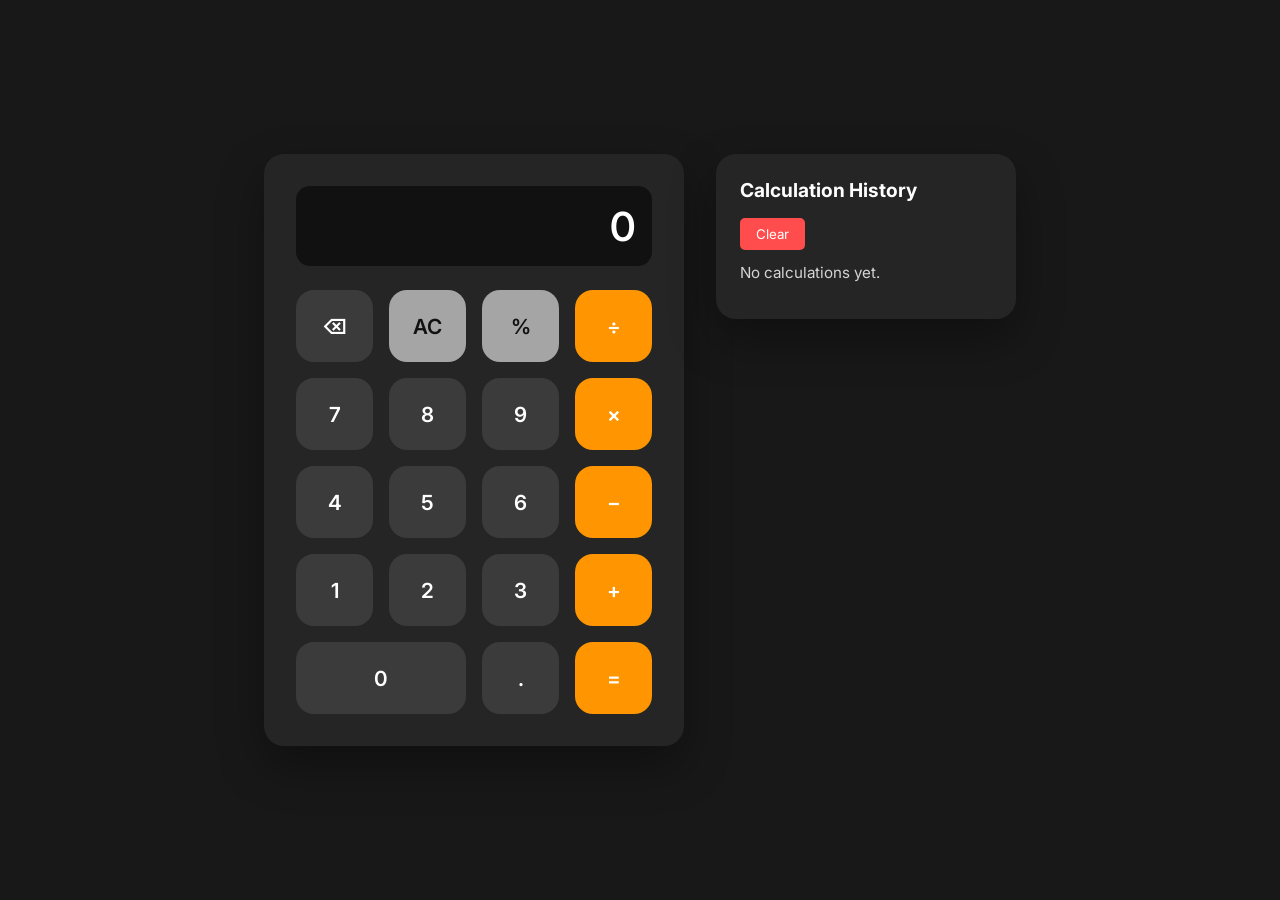
<file: WebDev-L2-Calculator/index.html>
<!doctype html>
<html lang="en">
  <head>
    <meta charset="UTF-8" />
    <meta name="viewport" content="width=device-width, initial-scale=1.0" />

    <title>OIBSIP Calculator</title>

    <!-- Google Font -->
    <link rel="preconnect" href="https://fonts.googleapis.com" />
    <link rel="preconnect" href="https://fonts.gstatic.com" crossorigin />
    <link
      href="https://fonts.googleapis.com/css2?family=Inter:wght@300;400;500;600;700&display=swap"
      rel="stylesheet"
    />

    <link rel="stylesheet" href="style.css" />
  </head>

  <body>
    <main>
      <!-- Calculator -->
      <section class="calculator">
        <!-- Display -->
        <div class="display">
          <input
            type="text"
            id="display"
            placeholder="0"
            readonly
            autocomplete="off"
            aria-label="Calculator display"
          />
        </div>

        <div class="buttons" role="grid">
          <button data-action="backspace" aria-label="Backspace">⌫</button>
          <button data-action="clear" aria-label="Clear">AC</button>
          <button data-action="percent" aria-label="Percentage">%</button>
          <button data-action="operator" data-value="/" aria-label="Divide">
            ÷
          </button>

          <button
            data-action="number"
            data-value="7"
            id="button"
          >
            7
          </button>
          <button data-action="number" data-value="8">8</button>
          <button data-action="number" data-value="9">9</button>
          <button data-action="operator" data-value="*" aria-label="Multiply">
            ×
          </button>

          <button data-action="number" data-value="4">4</button>
          <button data-action="number" data-value="5">5</button>
          <button data-action="number" data-value="6">6</button>
          <button data-action="operator" data-value="-" aria-label="Subtract">
            −
          </button>

          <button data-action="number" data-value="1">1</button>
          <button data-action="number" data-value="2">2</button>
          <button data-action="number" data-value="3">3</button>
          <button data-action="operator" data-value="+" aria-label="Add">
            +
          </button>

          <button data-action="number" data-value="0">0</button>
          <button data-action="decimal">.</button>
          <button data-action="equal" aria-label="Calculate">=</button>
        </div>
      </section>

      <aside class="history">
        <h2>Calculation History</h2>
         <button id="clear-history">
        Clear
    </button>

        <ul id="history-list" class="history-list">
          <li>No calculations yet.</li>
        </ul>
      </aside>
    </main>

    <script src="script.js"></script>
  </body>
</html>
</file>
<file: WebDev-L2-Calculator/style.css>
:root {
  --primary: #f5f5f5;
  --secondary: #5f5f5f;
  --background: #181818;
  --card: #252525;
  --text: #ffffff;
  --operator: #ff9500;
  --equal: #ff9500;
  --radius: 20px;
  --transition: 0.25s ease;
}

* {
  margin: 0;
  padding: 0;
  box-sizing: border-box;
  font-family: "Inter", Arial, Helvetica, sans-serif;
}

body {
  background: var(--background);
  color: var(--text);
  min-height: 100vh;
  display: flex;
  justify-content: center;
  align-items: center;
  padding: 2rem;
}

main {
  width: 100%;
  max-width: 1000px;
  display: flex;
  justify-content: center;
  align-items: flex-start;
  gap: 2rem;
}

/* ==========================
   Calculator
========================== */

.calculator {
  background: var(--card);
  border-radius: var(--radius);
  padding: 2rem;
  width: 100%;
  max-width: 420px;
  box-shadow: 0 20px 45px rgba(0, 0, 0, 0.35);
}

/* ==========================
   Display
========================== */

.display {
  margin-bottom: 1.5rem;
}

#display {
  width: 100%;
  height: 80px;
  border: none;
  outline: none;
  border-radius: 14px;
  background: #111;
  color: var(--text);
  font-size: 2.5rem;
  text-align: right;
  padding: 1rem;
  font-weight: 600;
}

#display::placeholder {
  color: rgba(255, 255, 255, 0.35);
}

/* ==========================
   Buttons
========================== */

.buttons {
  display: grid;
  grid-template-columns: repeat(4, 1fr);
  gap: 1rem;
}

.buttons button {
  border: none;
  outline: none;
  height: 72px;
  border-radius: 18px;
  background: #3b3b3b;
  color: white;
  font-size: 1.3rem;
  font-weight: 600;
  cursor: pointer;
  transition: var(--transition);
}

.buttons button:hover {
  transform: translateY(-3px);
  background: #505050;
}

.buttons button:active {
  transform: scale(0.96);
}

/* Number Buttons */

button[data-action="number"],
button[data-action="decimal"] {
  background: #3b3b3b;
}

/* Utility Buttons */

button[data-action="clear"],
button[data-action="toggle-sign"],
button[data-action="percent"] {
  background: #a5a5a5;
  color: #111;
}

/* Operator Buttons */

button[data-action="operator"] {
  background: var(--operator);
  color: white;
}

/* Equal Button */

button[data-action="equal"] {
  background: var(--equal);
  color: white;
}

/* Make Zero Button Wider */

button[data-value="0"] {
  grid-column: span 2;
}

/* ==========================
   History
========================== */

.history {
  width: 300px;
  background: var(--card);
  border-radius: var(--radius);
  padding: 1.5rem;
  box-shadow: 0 20px 45px rgba(0, 0, 0, 0.35);
}

.history h2 {
  font-size: 1.2rem;
  margin-bottom: 1rem;
}

.history-list {
  list-style: none;
}

.history-list li {
  padding: 0.8rem 0;
  border-bottom: 1px solid rgba(255, 255, 255, 0.08);
  color: #d4d4d4;
  font-size: 0.95rem;
}

.history-list li:last-child {
  border-bottom: none;
}

/* ==========================
   Responsive
========================== */

@media (max-width: 768px) {
  body {
    padding: 1rem;
  }

  main {
    flex-direction: column;
    align-items: center;
  }

  .calculator {
    max-width: 100%;
  }

  .history {
    width: 100%;
    max-width: 420px;
  }

  #display {
    font-size: 2rem;
    height: 70px;
  }

  .buttons button {
    height: 65px;
    font-size: 1.1rem;
  }
}
#clear-history{
  background-color: #ff4d4d;
  color: white;
  border: none;
  padding: 0.5rem 1rem;
  border-radius: 5px;
  cursor: pointer;
  transition: background-color 0.3s ease;
}
@media (max-width: 480px) {
  .calculator {
    padding: 1.25rem;
  }

  .history {
    padding: 1.25rem;
  }

  .buttons {
    gap: 0.75rem;
  }

  .buttons button {
    height: 60px;
    border-radius: 14px;
    font-size: 1rem;
  }

  #display {
    font-size: 1.8rem;
  }
}
</file>
